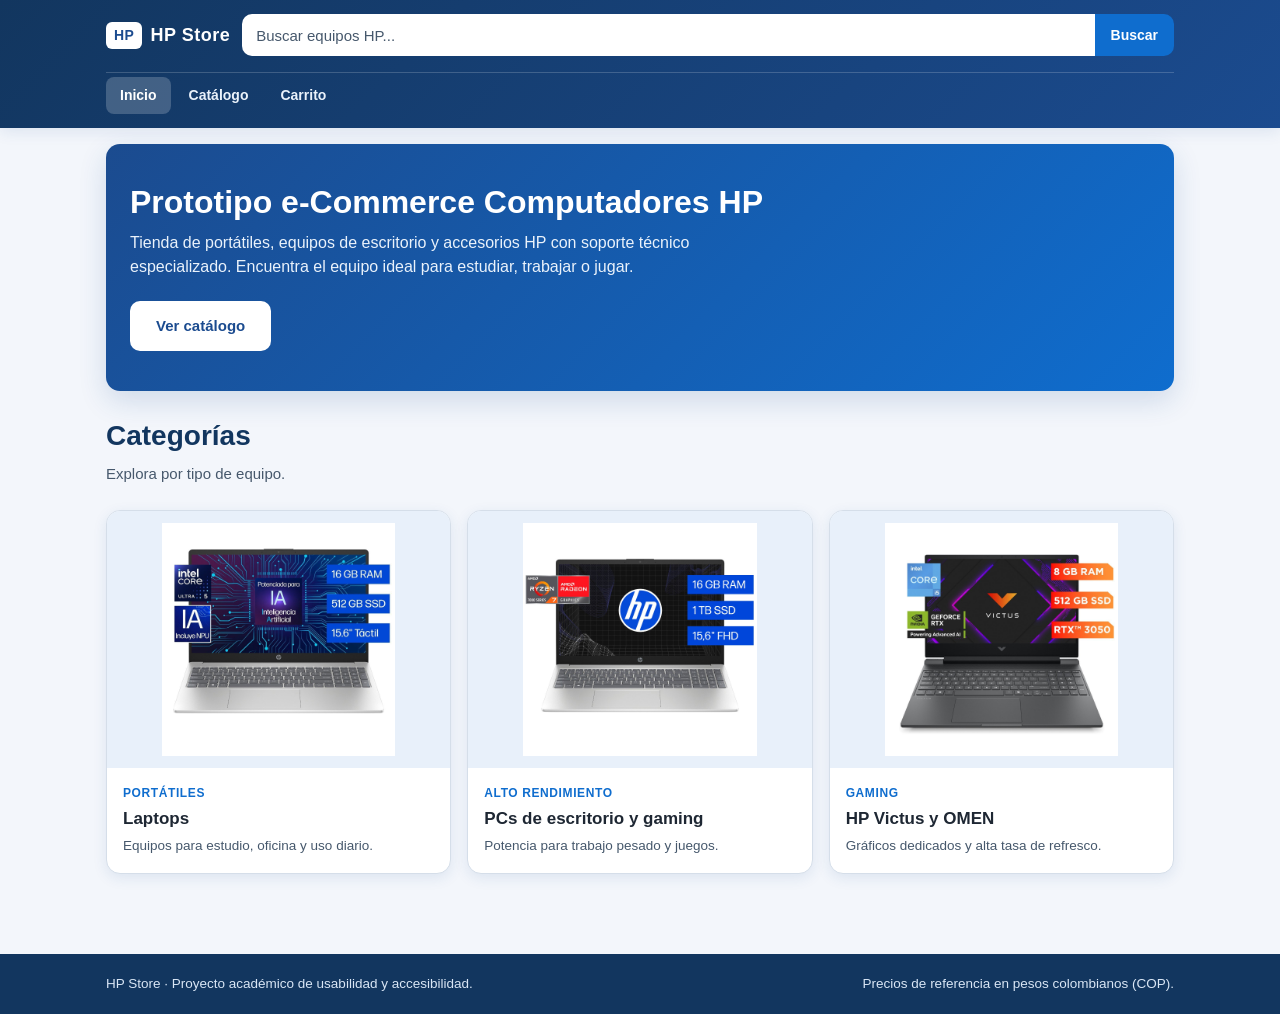
<file: index.html>
<!DOCTYPE html>
<html lang="es">
<head>
  <meta charset="UTF-8">
  <meta name="viewport" content="width=device-width, initial-scale=1.0">
  <meta name="description" content="HP Store: tienda en línea de computadores, portátiles y equipos HP con soporte técnico. Prototipo para proyecto académico de usabilidad y accesibilidad.">
  <title>HP Store | Computadores y Portátiles HP</title>
  <link rel="stylesheet" href="estilos.css">
</head>
<body>
  <a href="#contenido" class="skip-link">Saltar al contenido principal</a>

  <header class="site-header">
    <div class="header-inner">
      <p class="logo">
        <a href="index.html">
          <span class="logo-badge">HP</span>
          HP Store
        </a>
      </p>

      <form class="search-form" role="search" action="catalogo.html" method="get">
        <label for="busqueda-home">Buscar equipos HP</label>
        <input type="search" id="busqueda-home" name="q" placeholder="Buscar equipos HP...">
        <button type="submit">Buscar</button>
      </form>

      <nav class="main-nav" aria-label="Navegación principal">
        <ul>
          <li><a href="index.html" aria-current="page">Inicio</a></li>
          <li><a href="catalogo.html">Catálogo</a></li>
          <li><a href="carrito.html">Carrito</a></li>
        </ul>
      </nav>
    </div>
  </header>

  <main class="main-content" id="contenido">
    <section class="hero" aria-labelledby="titulo-principal">
      <h1 id="titulo-principal">Prototipo e-Commerce Computadores HP</h1>
      <p>
        Tienda de portátiles, equipos de escritorio y accesorios HP con
        soporte técnico especializado. Encuentra el equipo ideal para
        estudiar, trabajar o jugar.
      </p>
      <a class="btn btn-primary" href="catalogo.html">Ver catálogo</a>
    </section>

    <section aria-labelledby="titulo-categorias">
      <h2 class="page-title" id="titulo-categorias">Categorías</h2>
      <p class="page-sub">Explora por tipo de equipo.</p>

      <div class="grid-products">
        <a class="product-card" href="catalogo.html" style="text-decoration: none; color: inherit;">
          <img src="img/hp_fd1058la.jpg" alt="Portátil HP color plata abierto con pantalla encendida">
          <div class="product-card-body">
            <p class="product-cat">Portátiles</p>
            <h2>Laptops</h2>
            <p class="product-specs">Equipos para estudio, oficina y uso diario.</p>
          </div>
        </a>

        <a class="product-card" href="catalogo.html" style="text-decoration: none; color: inherit;">
          <img src="img/hp_fc0276la.jpg" alt="Portátil HP de color gris con teclado completo">
          <div class="product-card-body">
            <p class="product-cat">Alto rendimiento</p>
            <h2>PCs de escritorio y gaming</h2>
            <p class="product-specs">Potencia para trabajo pesado y juegos.</p>
          </div>
        </a>

        <a class="product-card" href="detalle.html" style="text-decoration: none; color: inherit;">
          <img src="img/hp_victus.jpg" alt="Portátil HP Victus de color negro para gaming con iluminación">
          <div class="product-card-body">
            <p class="product-cat">Gaming</p>
            <h2>HP Victus y OMEN</h2>
            <p class="product-specs">Gráficos dedicados y alta tasa de refresco.</p>
          </div>
        </a>
      </div>
    </section>
  </main>

  <footer class="site-footer">
    <div class="footer-inner">
      <p>HP Store &middot; Proyecto académico de usabilidad y accesibilidad.</p>
      <p>Precios de referencia en pesos colombianos (COP).</p>
    </div>
  </footer>
</body>
</html>
</file>
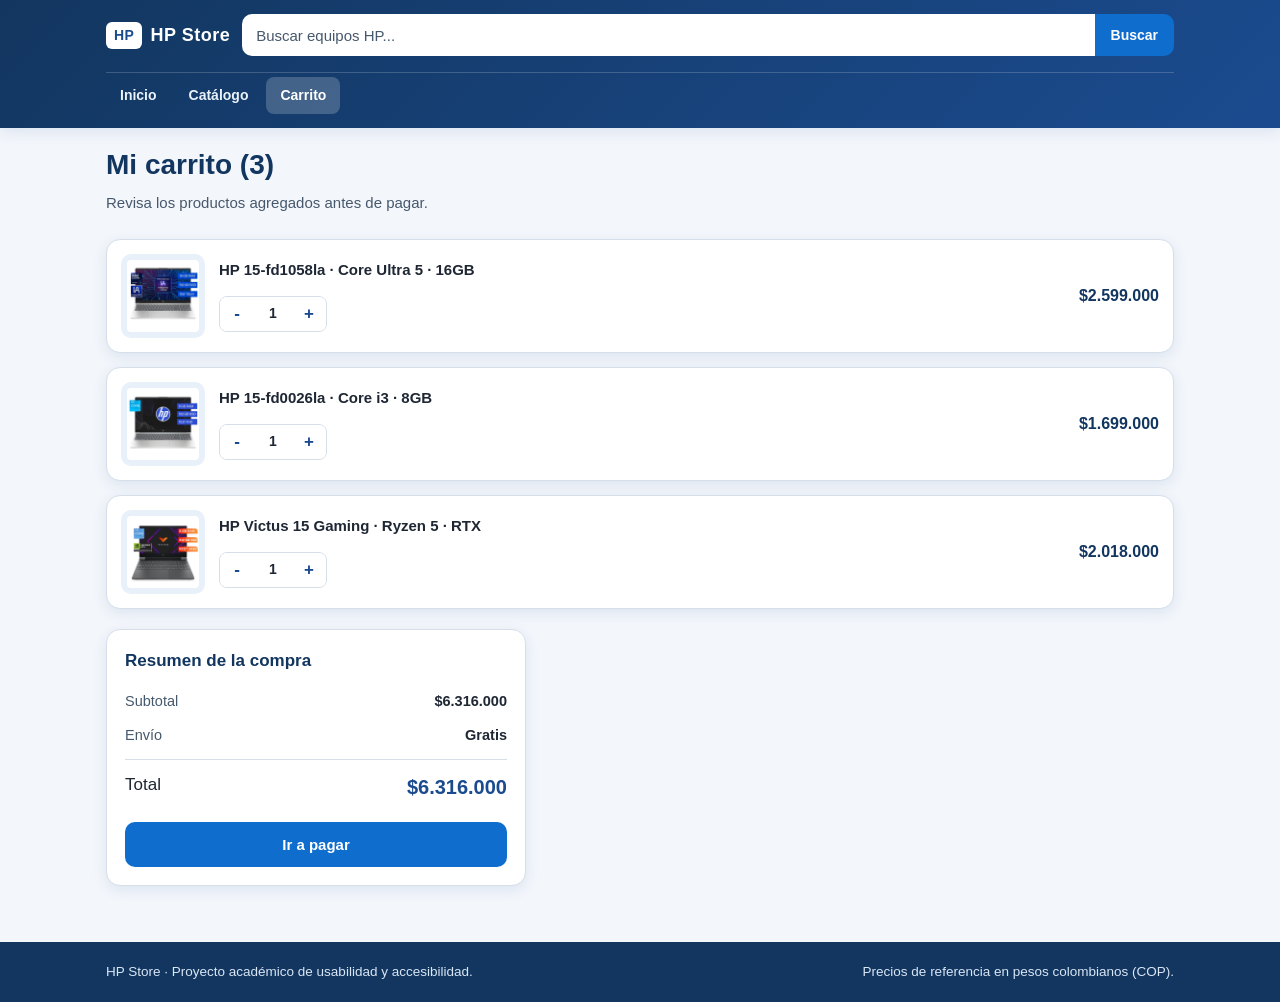
<file: carrito.html>
<!DOCTYPE html>
<html lang="es">
<head>
  <meta charset="UTF-8">
  <meta name="viewport" content="width=device-width, initial-scale=1.0">
  <meta name="description" content="Carrito de compras HP Store con resumen del pedido.">
  <title>Mi carrito (3) | HP Store</title>
  <link rel="stylesheet" href="estilos.css">
</head>
<body>
  <a href="#contenido" class="skip-link">Saltar al contenido principal</a>

  <header class="site-header">
    <div class="header-inner">
      <p class="logo">
        <a href="index.html">
          <span class="logo-badge">HP</span>
          HP Store
        </a>
      </p>

      <form class="search-form" role="search" action="catalogo.html" method="get">
        <label for="busqueda-carrito">Buscar equipos HP</label>
        <input type="search" id="busqueda-carrito" name="q" placeholder="Buscar equipos HP...">
        <button type="submit">Buscar</button>
      </form>

      <nav class="main-nav" aria-label="Navegación principal">
        <ul>
          <li><a href="index.html">Inicio</a></li>
          <li><a href="catalogo.html">Catálogo</a></li>
          <li><a href="carrito.html" aria-current="page">Carrito</a></li>
        </ul>
      </nav>
    </div>
  </header>

  <main class="main-content" id="contenido">
    <h1 class="page-title">Mi carrito (3)</h1>
    <p class="page-sub">Revisa los productos agregados antes de pagar.</p>

    <ul class="cart-list">

      <li class="cart-item">
        <img src="img/hp_fd1058la.jpg" alt="Portátil HP 15-fd1058la de color plata">
        <div class="cart-item-info">
          <h3>HP 15-fd1058la &middot; Core Ultra 5 &middot; 16GB</h3>
          <div class="qty-control" aria-label="Cantidad de HP 15-fd1058la">
            <button type="button" aria-label="Disminuir cantidad">-</button>
            <span class="qty-value" aria-live="polite">1</span>
            <button type="button" aria-label="Aumentar cantidad">+</button>
          </div>
        </div>
        <span class="price">$2.599.000</span>
      </li>

      <li class="cart-item">
        <img src="img/hp_fd0026la.jpg" alt="Portátil HP 15-fd0026la de color azul claro">
        <div class="cart-item-info">
          <h3>HP 15-fd0026la &middot; Core i3 &middot; 8GB</h3>
          <div class="qty-control" aria-label="Cantidad de HP 15-fd0026la">
            <button type="button" aria-label="Disminuir cantidad">-</button>
            <span class="qty-value" aria-live="polite">1</span>
            <button type="button" aria-label="Aumentar cantidad">+</button>
          </div>
        </div>
        <span class="price">$1.699.000</span>
      </li>

      <li class="cart-item">
        <img src="img/hp_victus.jpg" alt="Portátil HP Victus 15 Gaming de color negro">
        <div class="cart-item-info">
          <h3>HP Victus 15 Gaming &middot; Ryzen 5 &middot; RTX</h3>
          <div class="qty-control" aria-label="Cantidad de HP Victus 15 Gaming">
            <button type="button" aria-label="Disminuir cantidad">-</button>
            <span class="qty-value" aria-live="polite">1</span>
            <button type="button" aria-label="Aumentar cantidad">+</button>
          </div>
        </div>
        <span class="price">$2.018.000</span>
      </li>

    </ul>

    <section class="cart-summary" aria-labelledby="titulo-resumen">
      <h2 id="titulo-resumen">Resumen de la compra</h2>

      <div class="sum-row">
        <span>Subtotal</span>
        <strong>$6.316.000</strong>
      </div>
      <div class="sum-row">
        <span>Envío</span>
        <strong>Gratis</strong>
      </div>
      <div class="sum-row total">
        <span>Total</span>
        <span class="amount">$6.316.000</span>
      </div>

      <button type="button" class="btn btn-action" onclick="location.href='index.html'" style="width: 100%; margin-top: 14px;">
        Ir a pagar
      </button>
    </section>
  </main>

  <footer class="site-footer">
    <div class="footer-inner">
      <p>HP Store &middot; Proyecto académico de usabilidad y accesibilidad.</p>
      <p>Precios de referencia en pesos colombianos (COP).</p>
    </div>
  </footer>
</body>
</html>
</file>
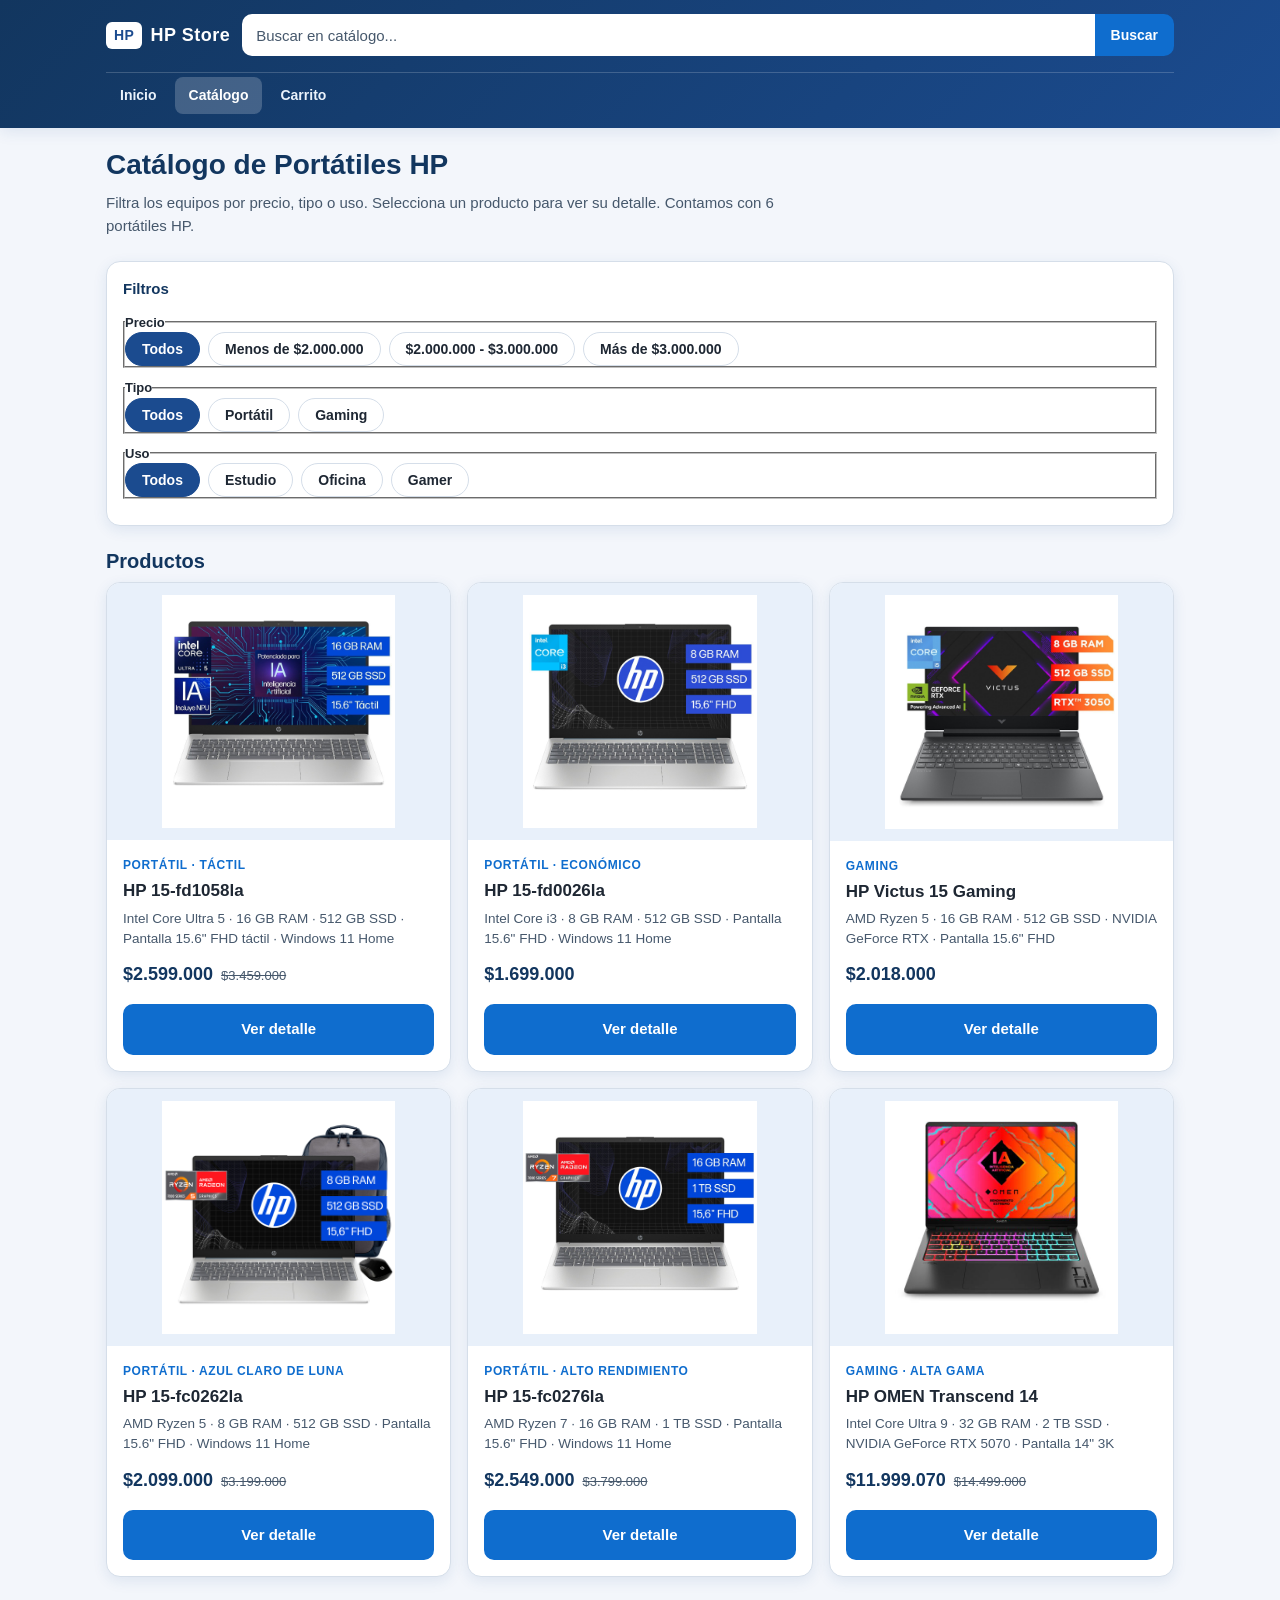
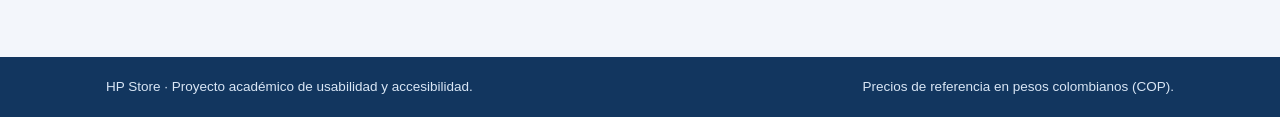
<file: catalogo.html>
<!DOCTYPE html>
<html lang="es">
<head>
  <meta charset="UTF-8">
  <meta name="viewport" content="width=device-width, initial-scale=1.0">
  <meta name="description" content="Catálogo de portátiles HP: HP 15-fd1058la, HP 15-fd0026la y HP Victus 15 Gaming.">
  <title>Catálogo | HP Store</title>
  <link rel="stylesheet" href="estilos.css">
</head>
<body>
  <a href="#contenido" class="skip-link">Saltar al contenido principal</a>

  <header class="site-header">
    <div class="header-inner">
      <p class="logo">
        <a href="index.html">
          <span class="logo-badge">HP</span>
          HP Store
        </a>
      </p>

      <form class="search-form" role="search" action="catalogo.html" method="get">
        <label for="busqueda-catalogo">Buscar en el catálogo</label>
        <input type="search" id="busqueda-catalogo" name="q" placeholder="Buscar en catálogo...">
        <button type="submit">Buscar</button>
      </form>

      <nav class="main-nav" aria-label="Navegación principal">
        <ul>
          <li><a href="index.html">Inicio</a></li>
          <li><a href="catalogo.html" aria-current="page">Catálogo</a></li>
          <li><a href="carrito.html">Carrito</a></li>
        </ul>
      </nav>
    </div>
  </header>

  <main class="main-content" id="contenido">
    <h1 class="page-title">Catálogo de Portátiles HP</h1>
    <p class="page-sub">
      Filtra los equipos por precio, tipo o uso. Selecciona un producto
      para ver su detalle. Contamos con 6 portátiles HP.
    </p>

    <section class="filters" aria-labelledby="titulo-filtros">
      <h2 id="titulo-filtros">Filtros</h2>

      <fieldset class="filter-group">
        <legend>Precio</legend>
        <button type="button" class="filter-chip" aria-pressed="true">Todos</button>
        <button type="button" class="filter-chip" aria-pressed="false">Menos de $2.000.000</button>
        <button type="button" class="filter-chip" aria-pressed="false">$2.000.000 - $3.000.000</button>
        <button type="button" class="filter-chip" aria-pressed="false">Más de $3.000.000</button>
      </fieldset>

      <fieldset class="filter-group">
        <legend>Tipo</legend>
        <button type="button" class="filter-chip" aria-pressed="true">Todos</button>
        <button type="button" class="filter-chip" aria-pressed="false">Portátil</button>
        <button type="button" class="filter-chip" aria-pressed="false">Gaming</button>
      </fieldset>

      <fieldset class="filter-group">
        <legend>Uso</legend>
        <button type="button" class="filter-chip" aria-pressed="true">Todos</button>
        <button type="button" class="filter-chip" aria-pressed="false">Estudio</button>
        <button type="button" class="filter-chip" aria-pressed="false">Oficina</button>
        <button type="button" class="filter-chip" aria-pressed="false">Gamer</button>
      </fieldset>
    </section>

    <section aria-labelledby="titulo-productos">
      <h2 class="page-title" id="titulo-productos" style="font-size: 20px;">Productos</h2>

      <div class="grid-products">

        <article class="product-card">
          <img src="img/hp_fd1058la.jpg" alt="Portátil HP 15-fd1058la de color plata con pantalla táctil encendida">
          <div class="product-card-body">
            <p class="product-cat">Portátil &middot; Táctil</p>
            <h3>HP 15-fd1058la</h3>
            <p class="product-specs">
              Intel Core Ultra 5 &middot; 16 GB RAM &middot; 512 GB SSD &middot;
              Pantalla 15.6" FHD táctil &middot; Windows 11 Home
            </p>
            <div class="price-row">
              <span class="price">$2.599.000</span>
              <span class="price-old">$3.459.000</span>
            </div>
            <a class="btn btn-action" href="detalle.html">Ver detalle</a>
          </div>
        </article>

        <article class="product-card">
          <img src="img/hp_fd0026la.jpg" alt="Portátil HP 15-fd0026la de color azul claro con pantalla encendida">
          <div class="product-card-body">
            <p class="product-cat">Portátil &middot; Económico</p>
            <h3>HP 15-fd0026la</h3>
            <p class="product-specs">
              Intel Core i3 &middot; 8 GB RAM &middot; 512 GB SSD &middot;
              Pantalla 15.6" FHD &middot; Windows 11 Home
            </p>
            <div class="price-row">
              <span class="price">$1.699.000</span>
            </div>
            <a class="btn btn-action" href="detalle.html">Ver detalle</a>
          </div>
        </article>

        <article class="product-card">
          <img src="img/hp_victus.jpg" alt="Portátil HP Victus 15 Gaming de color negro con teclado retroiluminado">
          <div class="product-card-body">
            <p class="product-cat">Gaming</p>
            <h3>HP Victus 15 Gaming</h3>
            <p class="product-specs">
              AMD Ryzen 5 &middot; 16 GB RAM &middot; 512 GB SSD &middot;
              NVIDIA GeForce RTX &middot; Pantalla 15.6" FHD
            </p>
            <div class="price-row">
              <span class="price">$2.018.000</span>
            </div>
            <a class="btn btn-action" href="detalle.html">Ver detalle</a>
          </div>
        </article>

        <article class="product-card">
          <img src="img/hp_fc0262la.jpg" alt="Portátil HP 15-fc0262la de color azul claro de luna con pantalla encendida">
          <div class="product-card-body">
            <p class="product-cat">Portátil &middot; Azul claro de luna</p>
            <h3>HP 15-fc0262la</h3>
            <p class="product-specs">
              AMD Ryzen 5 &middot; 8 GB RAM &middot; 512 GB SSD &middot;
              Pantalla 15.6" FHD &middot; Windows 11 Home
            </p>
            <div class="price-row">
              <span class="price">$2.099.000</span>
              <span class="price-old">$3.199.000</span>
            </div>
            <a class="btn btn-action" href="detalle.html">Ver detalle</a>
          </div>
        </article>

        <article class="product-card">
          <img src="img/hp_fc0276la.jpg" alt="Portátil HP 15-fc0276la de color gris con teclado completo">
          <div class="product-card-body">
            <p class="product-cat">Portátil &middot; Alto rendimiento</p>
            <h3>HP 15-fc0276la</h3>
            <p class="product-specs">
              AMD Ryzen 7 &middot; 16 GB RAM &middot; 1 TB SSD &middot;
              Pantalla 15.6" FHD &middot; Windows 11 Home
            </p>
            <div class="price-row">
              <span class="price">$2.549.000</span>
              <span class="price-old">$3.799.000</span>
            </div>
            <a class="btn btn-action" href="detalle.html">Ver detalle</a>
          </div>
        </article>

        <article class="product-card">
          <img src="img/hp_omen.jpg" alt="Portátil HP OMEN Transcend 14 de color negro para gaming de alta gama">
          <div class="product-card-body">
            <p class="product-cat">Gaming &middot; Alta gama</p>
            <h3>HP OMEN Transcend 14</h3>
            <p class="product-specs">
              Intel Core Ultra 9 &middot; 32 GB RAM &middot; 2 TB SSD &middot;
              NVIDIA GeForce RTX 5070 &middot; Pantalla 14" 3K
            </p>
            <div class="price-row">
              <span class="price">$11.999.070</span>
              <span class="price-old">$14.499.000</span>
            </div>
            <a class="btn btn-action" href="detalle.html">Ver detalle</a>
          </div>
        </article>

      </div>
    </section>
  </main>

  <footer class="site-footer">
    <div class="footer-inner">
      <p>HP Store &middot; Proyecto académico de usabilidad y accesibilidad.</p>
      <p>Precios de referencia en pesos colombianos (COP).</p>
    </div>
  </footer>
</body>
</html>
</file>
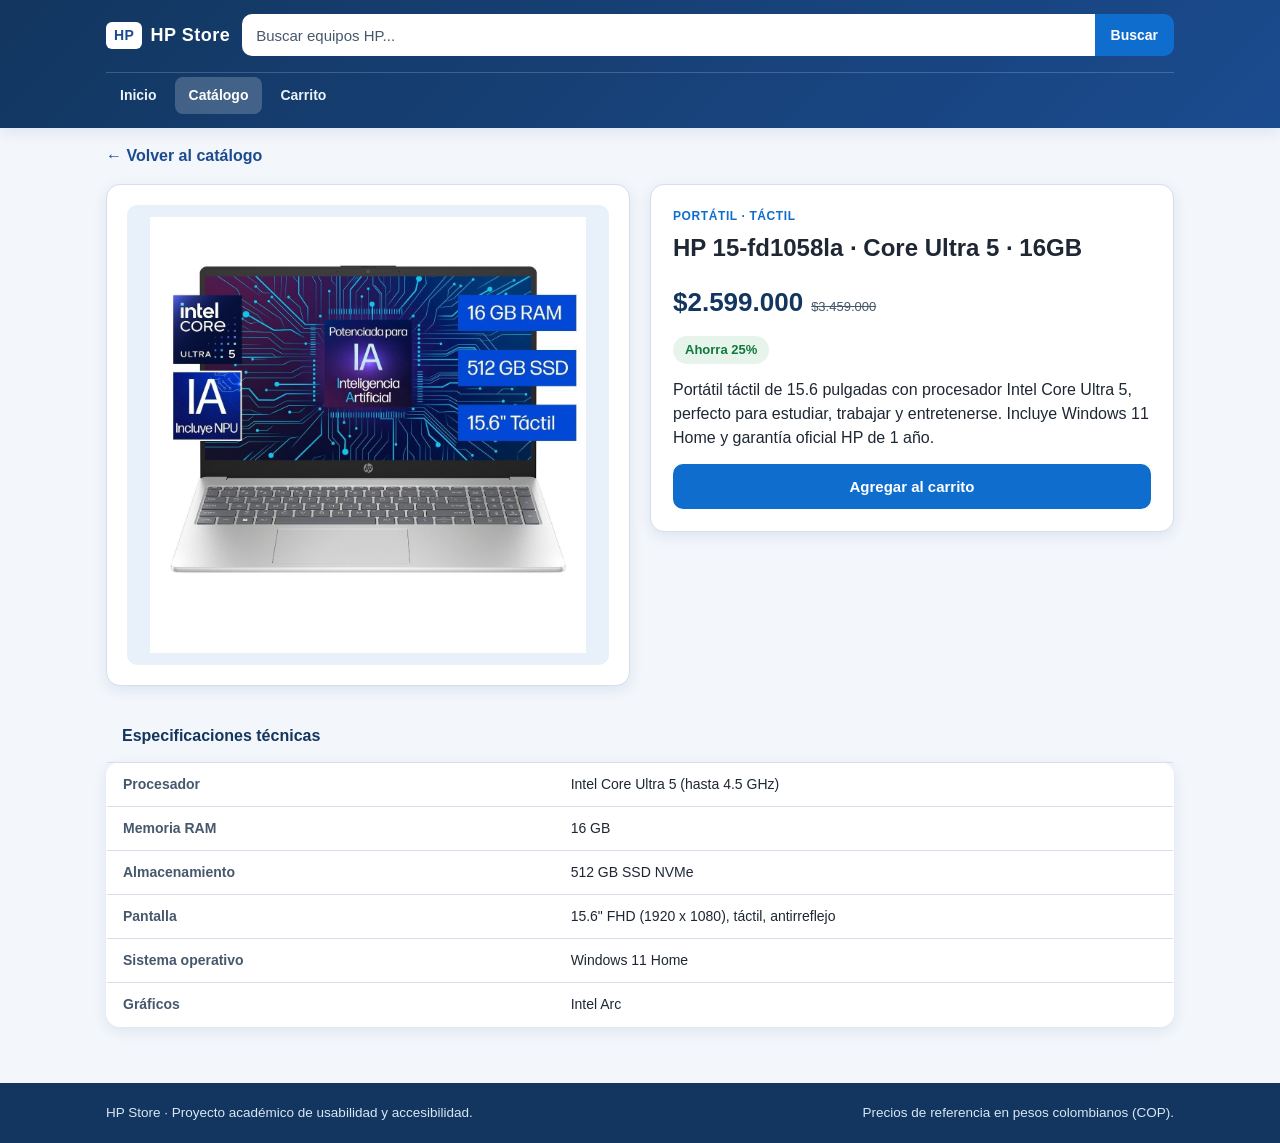
<file: detalle.html>
<!DOCTYPE html>
<html lang="es">
<head>
  <meta charset="UTF-8">
  <meta name="viewport" content="width=device-width, initial-scale=1.0">
  <meta name="description" content="Detalle del portátil HP 15-fd1058la con especificaciones técnicas, precio y garantía.">
  <title>HP 15-fd1058la | Detalle del producto | HP Store</title>
  <link rel="stylesheet" href="estilos.css">
</head>
<body>
  <a href="#contenido" class="skip-link">Saltar al contenido principal</a>

  <header class="site-header">
    <div class="header-inner">
      <p class="logo">
        <a href="index.html">
          <span class="logo-badge">HP</span>
          HP Store
        </a>
      </p>

      <form class="search-form" role="search" action="catalogo.html" method="get">
        <label for="busqueda-detalle">Buscar equipos HP</label>
        <input type="search" id="busqueda-detalle" name="q" placeholder="Buscar equipos HP...">
        <button type="submit">Buscar</button>
      </form>

      <nav class="main-nav" aria-label="Navegación principal">
        <ul>
          <li><a href="index.html">Inicio</a></li>
          <li><a href="catalogo.html" aria-current="page">Catálogo</a></li>
          <li><a href="carrito.html">Carrito</a></li>
        </ul>
      </nav>
    </div>
  </header>

  <main class="main-content" id="contenido">
    <a class="back-link" href="catalogo.html">&larr; Volver al catálogo</a>

    <div class="detail-layout">

      <section class="detail-gallery" aria-label="Imagen del producto">
        <img src="img/hp_fd1058la.jpg" alt="Portátil HP 15-fd1058la de color plata con pantalla táctil encendida mostrando su teclado">
      </section>

      <section class="detail-info" aria-labelledby="nombre-producto">
        <p class="product-cat">Portátil &middot; Táctil</p>
        <h1 id="nombre-producto">HP 15-fd1058la &middot; Core Ultra 5 &middot; 16GB</h1>

        <div class="price-row">
          <span class="price" style="font-size: 26px;">$2.599.000</span>
          <span class="price-old">$3.459.000</span>
        </div>

        <span class="badge-save">Ahorra 25%</span>

        <p>
          Portátil táctil de 15.6 pulgadas con procesador Intel Core Ultra 5,
          perfecto para estudiar, trabajar y entretenerse. Incluye
          Windows 11 Home y garantía oficial HP de 1 año.
        </p>

        <button type="button" class="btn btn-action" onclick="location.href='carrito.html'">
          Agregar al carrito
        </button>
      </section>
    </div>

    <section aria-labelledby="titulo-specs" style="margin-top: 24px;">
      <table class="specs-table" id="tabla-especificaciones">
        <caption id="titulo-specs">Especificaciones técnicas</caption>
        <tbody>
          <tr>
            <th scope="row">Procesador</th>
            <td>Intel Core Ultra 5 (hasta 4.5 GHz)</td>
          </tr>
          <tr>
            <th scope="row">Memoria RAM</th>
            <td>16 GB</td>
          </tr>
          <tr>
            <th scope="row">Almacenamiento</th>
            <td>512 GB SSD NVMe</td>
          </tr>
          <tr>
            <th scope="row">Pantalla</th>
            <td>15.6" FHD (1920 x 1080), táctil, antirreflejo</td>
          </tr>
          <tr>
            <th scope="row">Sistema operativo</th>
            <td>Windows 11 Home</td>
          </tr>
          <tr>
            <th scope="row">Gráficos</th>
            <td>Intel Arc</td>
          </tr>
        </tbody>
      </table>
    </section>
  </main>

  <footer class="site-footer">
    <div class="footer-inner">
      <p>HP Store &middot; Proyecto académico de usabilidad y accesibilidad.</p>
      <p>Precios de referencia en pesos colombianos (COP).</p>
    </div>
  </footer>
</body>
</html>
</file>
<file: estilos.css>
/* =========================================================
   HP Store - Estilos compartidos
   Paleta de azules | Mobile-first | Accesible
   ========================================================= */

:root {
  --primary: #1B4B8F;
  --primary-dark: #12365F;
  --primary-light: #E8F0FA;
  --accent: #0F6DCE;
  --surface: #FFFFFF;
  --bg: #F3F6FB;
  --text: #1E2733;
  --text-muted: #46586C;
  --border: #D5DEE9;
  --success: #0E7A3B;
  --danger: #B3261E;
  --shadow: 0 4px 14px rgba(27, 75, 143, 0.10);
  --shadow-lg: 0 10px 28px rgba(27, 75, 143, 0.16);
  --radius: 14px;
  --focus: #F9A825;
}

* {
  margin: 0;
  padding: 0;
  box-sizing: border-box;
}

html {
  scroll-behavior: smooth;
}

body {
  font-family: "Segoe UI", -apple-system, Roboto, Arial, sans-serif;
  background: var(--bg);
  color: var(--text);
  line-height: 1.5;
  min-height: 100vh;
  display: flex;
  flex-direction: column;
}

.main-content {
  flex: 1;
  width: 100%;
  max-width: 1100px;
  margin: 0 auto;
  padding: 16px;
}

/* ---------- Enlace para saltar al contenido principal ---------- */
.skip-link {
  position: absolute;
  left: -9999px;
  top: 0;
  z-index: 1000;
  background: var(--primary);
  color: #fff;
  padding: 10px 18px;
  border-radius: 0 0 8px 0;
  text-decoration: none;
  font-weight: 600;
  font-size: 14px;
}

.skip-link:focus {
  left: 0;
}

/* ---------- Foco visible con teclado ---------- */
:focus-visible {
  outline: 3px solid var(--focus);
  outline-offset: 2px;
  border-radius: 4px;
}

/* ---------- Encabezado / navegación ---------- */
.site-header {
  background: linear-gradient(135deg, var(--primary-dark), var(--primary));
  box-shadow: var(--shadow);
}

.header-inner {
  max-width: 1100px;
  margin: 0 auto;
  padding: 14px 16px;
  display: flex;
  flex-wrap: wrap;
  align-items: center;
  gap: 12px;
}

.logo a {
  display: inline-flex;
  align-items: center;
  gap: 8px;
  color: #fff;
  text-decoration: none;
  font-weight: 700;
  font-size: 18px;
  letter-spacing: 0.5px;
}

.logo-badge {
  background: #fff;
  color: var(--primary);
  border-radius: 6px;
  padding: 3px 8px;
  font-weight: 800;
  font-size: 14px;
}

/* Barra de búsqueda */
.search-form {
  flex: 1 1 240px;
  display: flex;
  align-items: center;
  position: relative;
}

.search-form label {
  position: absolute;
  width: 1px;
  height: 1px;
  overflow: hidden;
  clip: rect(0 0 0 0);
  white-space: nowrap;
}

.search-form input[type="search"] {
  width: 100%;
  min-height: 42px;
  border: none;
  border-radius: 10px 0 0 10px;
  padding: 0 14px;
  font-size: 15px;
  background: #fff;
  color: var(--text);
}

.search-form input[type="search"]::placeholder {
  color: var(--text-muted);
}

.search-form button {
  min-height: 42px;
  border: none;
  border-radius: 0 10px 10px 0;
  background: var(--accent);
  color: #fff;
  padding: 0 16px;
  cursor: pointer;
  font-size: 14px;
  font-weight: 600;
  display: inline-flex;
  align-items: center;
  gap: 6px;
}

.search-form button:hover {
  background: var(--primary-light);
  color: var(--primary);
}

/* Navegación principal */
.main-nav {
  flex: 1 1 100%;
  border-top: 1px solid rgba(255, 255, 255, 0.18);
  margin-top: 4px;
  padding-top: 4px;
}

.main-nav ul {
  list-style: none;
  display: flex;
  flex-wrap: wrap;
  gap: 4px;
}

.main-nav a {
  display: inline-flex;
  align-items: center;
  gap: 6px;
  color: #EAF2FB;
  text-decoration: none;
  padding: 8px 14px;
  border-radius: 8px;
  font-size: 14px;
  font-weight: 600;
}

.main-nav a:hover,
.main-nav a:focus-visible {
  background: rgba(255, 255, 255, 0.16);
  color: #fff;
}

.main-nav a[aria-current="page"] {
  background: rgba(255, 255, 255, 0.2);
  color: #fff;
}

/* ---------- Contenido ---------- */
.hero {
  background: linear-gradient(135deg, var(--primary), var(--accent));
  border-radius: var(--radius);
  color: #fff;
  padding: 40px 24px;
  margin-bottom: 24px;
  box-shadow: var(--shadow-lg);
}

.hero h1 {
  font-size: 32px;
  line-height: 1.15;
  margin-bottom: 10px;
  font-weight: 800;
}

.hero p {
  font-size: 16px;
  max-width: 640px;
  color: #EAF2FB;
  margin-bottom: 22px;
}

.btn {
  display: inline-flex;
  align-items: center;
  justify-content: center;
  gap: 8px;
  padding: 12px 24px;
  border-radius: 10px;
  border: 2px solid transparent;
  cursor: pointer;
  font-size: 15px;
  font-weight: 700;
  text-decoration: none;
  transition: transform 0.1s ease, background 0.15s ease;
}

.btn-primary {
  background: #fff;
  color: var(--primary);
}

.btn-primary:hover,
.btn-primary:focus-visible {
  background: var(--primary-light);
  transform: translateY(-1px);
}

.btn-action {
  background: var(--accent);
  color: #fff;
  border-color: var(--accent);
}

.btn-action:hover,
.btn-action:focus-visible {
  background: var(--primary);
  border-color: var(--primary);
  transform: translateY(-1px);
}

.page-title {
  font-size: 28px;
  font-weight: 800;
  color: var(--primary-dark);
  margin-bottom: 6px;
}

.page-sub {
  font-size: 15px;
  color: var(--text-muted);
  margin-bottom: 24px;
  max-width: 720px;
}

/* ---------- Rejillas ---------- */
.grid-products {
  display: grid;
  grid-template-columns: 1fr;
  gap: 16px;
  margin-bottom: 24px;
}

@media (min-width: 640px) {
  .grid-products {
    grid-template-columns: repeat(2, 1fr);
  }
}

@media (min-width: 960px) {
  .grid-products {
    grid-template-columns: repeat(3, 1fr);
  }
}

/* ---------- Tarjetas de producto ---------- */
.product-card {
  background: var(--surface);
  border: 1px solid var(--border);
  border-radius: var(--radius);
  overflow: hidden;
  box-shadow: var(--shadow);
  display: flex;
  flex-direction: column;
  transition: box-shadow 0.2s ease, transform 0.2s ease;
}

.product-card:hover {
  box-shadow: var(--shadow-lg);
  transform: translateY(-3px);
}

.product-card img {
  width: 100%;
  aspect-ratio: 4 / 3;
  object-fit: contain;
  background: var(--primary-light);
  padding: 12px;
  display: block;
}

.product-card-body {
  padding: 16px;
  display: flex;
  flex-direction: column;
  flex: 1;
  gap: 6px;
}

.product-cat {
  font-size: 12px;
  font-weight: 700;
  text-transform: uppercase;
  letter-spacing: 0.6px;
  color: var(--accent);
}

.product-card h2,
.product-card h3 {
  font-size: 17px;
  color: var(--text);
  line-height: 1.3;
}

.product-specs {
  font-size: 13.5px;
  color: var(--text-muted);
  flex: 1;
}

.price-row {
  display: flex;
  align-items: baseline;
  flex-wrap: wrap;
  gap: 8px;
  margin-top: 6px;
}

.price {
  font-size: 18px;
  font-weight: 800;
  color: var(--primary-dark);
}

.price-old {
  font-size: 13px;
  color: var(--text-muted);
  text-decoration: line-through;
}

.product-card .btn {
  margin-top: 10px;
  width: 100%;
}

/* ---------- Filtros ---------- */
.filters {
  background: var(--surface);
  border: 1px solid var(--border);
  border-radius: var(--radius);
  padding: 16px;
  margin-bottom: 20px;
  box-shadow: var(--shadow);
}

.filters h2 {
  font-size: 15px;
  color: var(--primary-dark);
  margin-bottom: 12px;
}

.filter-group {
  display: flex;
  flex-wrap: wrap;
  align-items: center;
  gap: 8px;
  margin-bottom: 10px;
}

.filter-group legend {
  font-weight: 700;
  font-size: 13px;
  color: var(--text);
  padding: 0;
  margin-right: 4px;
}

.filter-chip {
  border: 1px solid var(--border);
  background: var(--surface);
  color: var(--text);
  border-radius: 20px;
  padding: 8px 16px;
  font-size: 14px;
  font-weight: 600;
  cursor: pointer;
}

.filter-chip:hover {
  border-color: var(--accent);
  color: var(--accent);
}

.filter-chip[aria-pressed="true"] {
  background: var(--primary);
  border-color: var(--primary);
  color: #fff;
}

/* ---------- Detalle de producto ---------- */
.detail-layout {
  display: grid;
  gap: 20px;
}

@media (min-width: 800px) {
  .detail-layout {
    grid-template-columns: 1fr 1fr;
    align-items: start;
  }
}

.detail-gallery {
  background: var(--surface);
  border: 1px solid var(--border);
  border-radius: var(--radius);
  padding: 20px;
  box-shadow: var(--shadow);
}

.detail-gallery img {
  width: 100%;
  max-height: 460px;
  object-fit: contain;
  display: block;
  background: var(--primary-light);
  border-radius: 10px;
  padding: 12px;
}

.detail-info {
  background: var(--surface);
  border: 1px solid var(--border);
  border-radius: var(--radius);
  padding: 22px;
  box-shadow: var(--shadow);
  display: flex;
  flex-direction: column;
  gap: 14px;
}

.detail-info .product-cat {
  margin-bottom: -6px;
}

.detail-info h1 {
  font-size: 24px;
  color: var(--text);
  line-height: 1.25;
}

.badge-save {
  display: inline-block;
  background: #E6F4EC;
  color: var(--success);
  font-size: 13px;
  font-weight: 700;
  padding: 4px 12px;
  border-radius: 20px;
  width: fit-content;
}

.back-link {
  display: inline-flex;
  align-items: center;
  gap: 6px;
  color: var(--primary);
  text-decoration: none;
  font-weight: 600;
  margin-bottom: 16px;
}

.back-link:hover,
.back-link:focus-visible {
  text-decoration: underline;
}

/* Tabla de especificaciones */
.specs-table {
  width: 100%;
  border-collapse: collapse;
  background: var(--surface);
  border: 1px solid var(--border);
  border-radius: var(--radius);
  overflow: hidden;
  box-shadow: var(--shadow);
}

.specs-table caption {
  text-align: left;
  font-size: 16px;
  font-weight: 800;
  color: var(--primary-dark);
  padding: 14px 16px;
}

.specs-table th,
.specs-table td {
  text-align: left;
  padding: 11px 16px;
  border-top: 1px solid var(--border);
  font-size: 14px;
}

.specs-table th {
  color: var(--text-muted);
  font-weight: 600;
  width: 42%;
}

.specs-table td {
  font-weight: 500;
}

/* ---------- Carrito ---------- */
.cart-list {
  list-style: none;
  display: flex;
  flex-direction: column;
  gap: 14px;
  margin-bottom: 20px;
}

.cart-item {
  background: var(--surface);
  border: 1px solid var(--border);
  border-radius: var(--radius);
  padding: 14px;
  display: flex;
  align-items: center;
  gap: 14px;
  box-shadow: var(--shadow);
}

.cart-item img {
  width: 84px;
  height: 84px;
  object-fit: contain;
  background: var(--primary-light);
  border-radius: 10px;
  padding: 6px;
  flex-shrink: 0;
}

.cart-item-info {
  flex: 1;
  min-width: 0;
}

.cart-item h3 {
  font-size: 15px;
  color: var(--text);
  margin-bottom: 6px;
}

.cart-item .price {
  font-size: 16px;
}

/* Controles de cantidad */
.qty-control {
  display: inline-flex;
  align-items: center;
  gap: 2px;
  border: 1px solid var(--border);
  border-radius: 8px;
  overflow: hidden;
  margin-top: 8px;
}

.qty-control button {
  background: var(--surface);
  border: none;
  width: 34px;
  height: 34px;
  font-size: 17px;
  font-weight: 700;
  color: var(--primary);
  cursor: pointer;
}

.qty-control button:hover {
  background: var(--primary-light);
}

.qty-control .qty-value {
  min-width: 34px;
  text-align: center;
  font-weight: 700;
  font-size: 14px;
}

/* Resumen */
.cart-summary {
  background: var(--surface);
  border: 1px solid var(--border);
  border-radius: var(--radius);
  padding: 18px;
  box-shadow: var(--shadow);
  max-width: 420px;
}

.cart-summary h2 {
  font-size: 17px;
  color: var(--primary-dark);
  margin-bottom: 12px;
}

.sum-row {
  display: flex;
  justify-content: space-between;
  font-size: 14.5px;
  padding: 6px 0;
  color: var(--text-muted);
}

.sum-row strong {
  color: var(--text);
}

.sum-row.total {
  border-top: 1px solid var(--border);
  margin-top: 6px;
  padding-top: 12px;
  font-size: 17px;
  color: var(--text);
}

.sum-row.total .amount {
  color: var(--primary);
  font-weight: 800;
  font-size: 20px;
}

.empty-message {
  text-align: center;
  padding: 40px 16px;
  color: var(--text-muted);
}

/* ---------- Pie de página ---------- */
.site-footer {
  background: var(--primary-dark);
  color: #D9E6F5;
  margin-top: 40px;
}

.footer-inner {
  max-width: 1100px;
  margin: 0 auto;
  padding: 20px 16px;
  font-size: 13.5px;
  display: flex;
  flex-wrap: wrap;
  justify-content: space-between;
  gap: 8px;
}

.site-footer a {
  color: #fff;
}

@media (prefers-reduced-motion: reduce) {
  html { scroll-behavior: auto; }
  * { transition: none !important; animation: none !important; }
}
</file>
